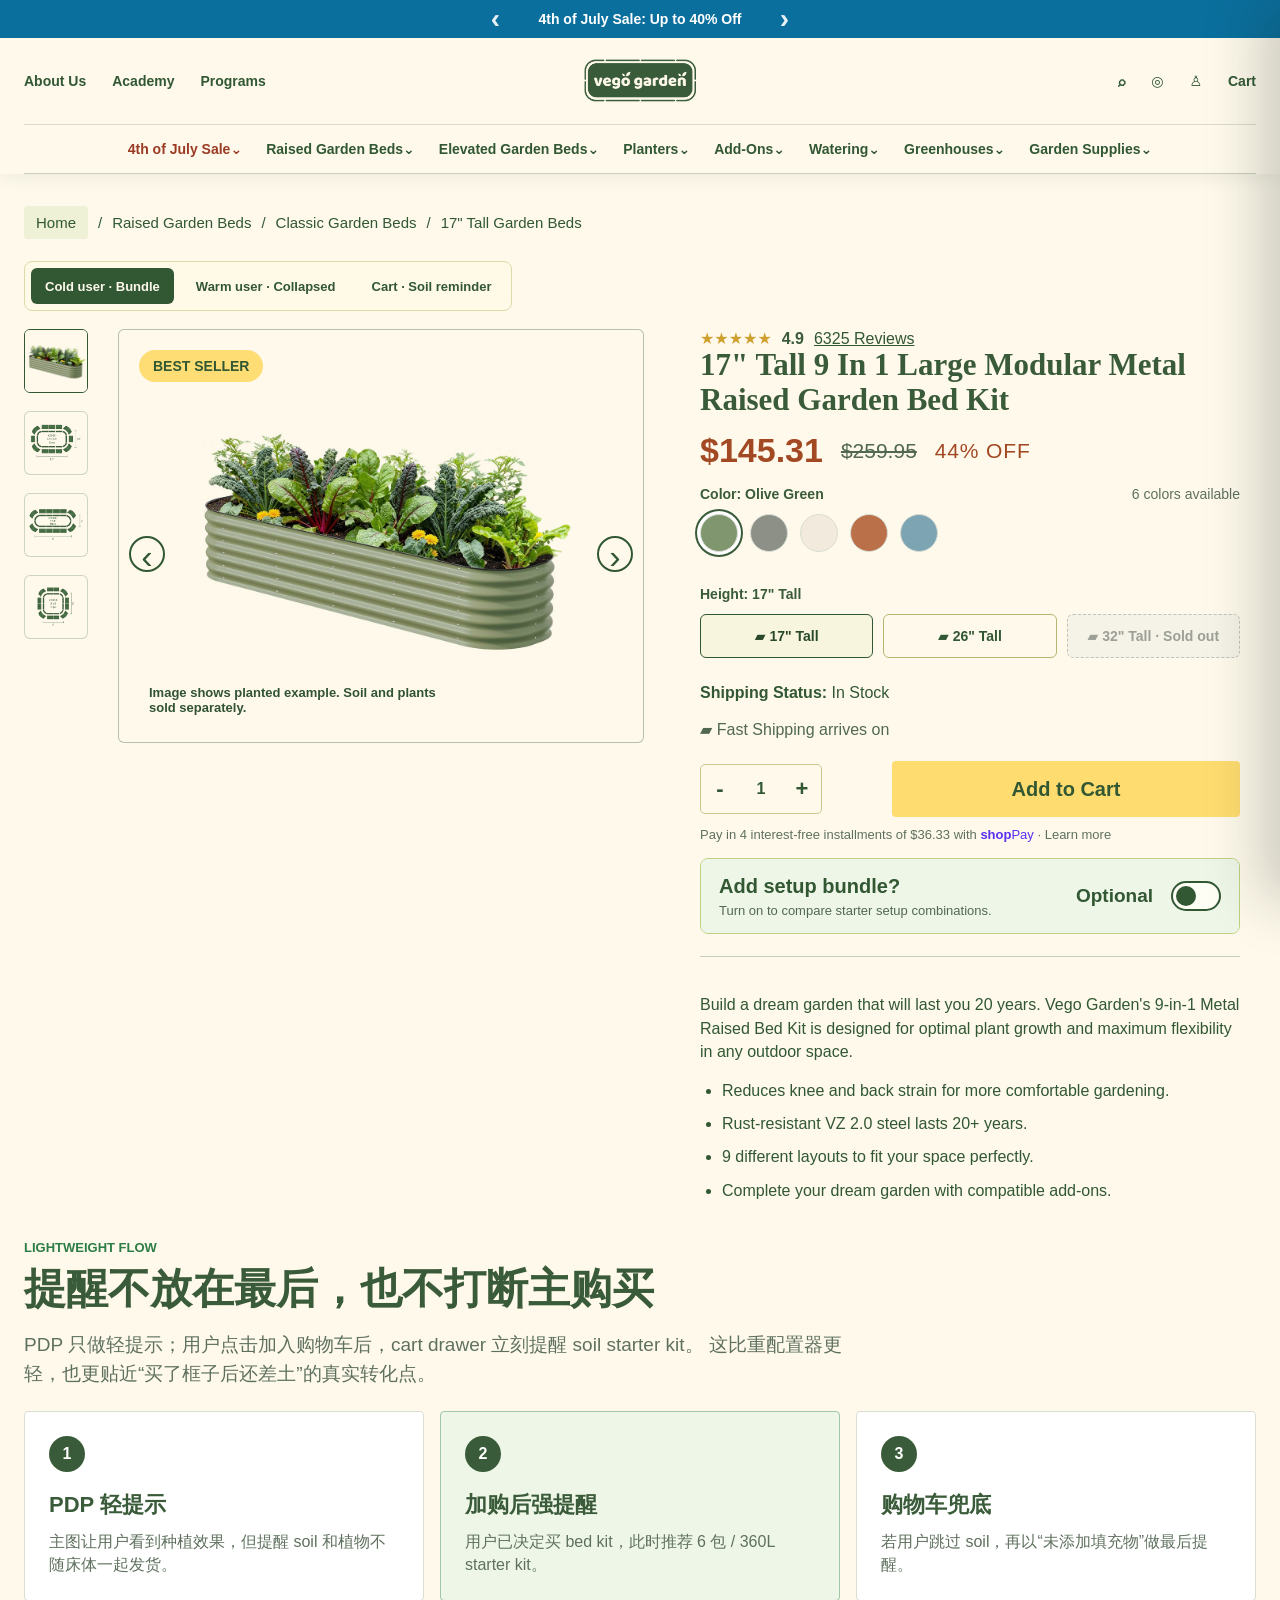
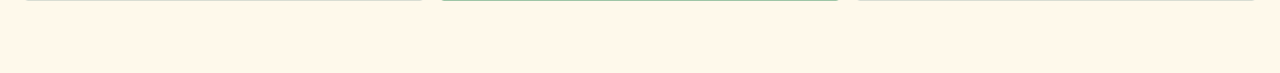
<file: index.html>
<!doctype html>
<html lang="en">
  <head>
    <meta charset="UTF-8" />
    <meta http-equiv="refresh" content="0; url=./demo/" />
    <meta name="viewport" content="width=device-width, initial-scale=1.0" />
    <title>Cart Soil Add-on Demo</title>
  </head>
  <body>
    <p><a href="./demo/">Open cart soil add-on demo</a></p>
  </body>
</html>
</file>
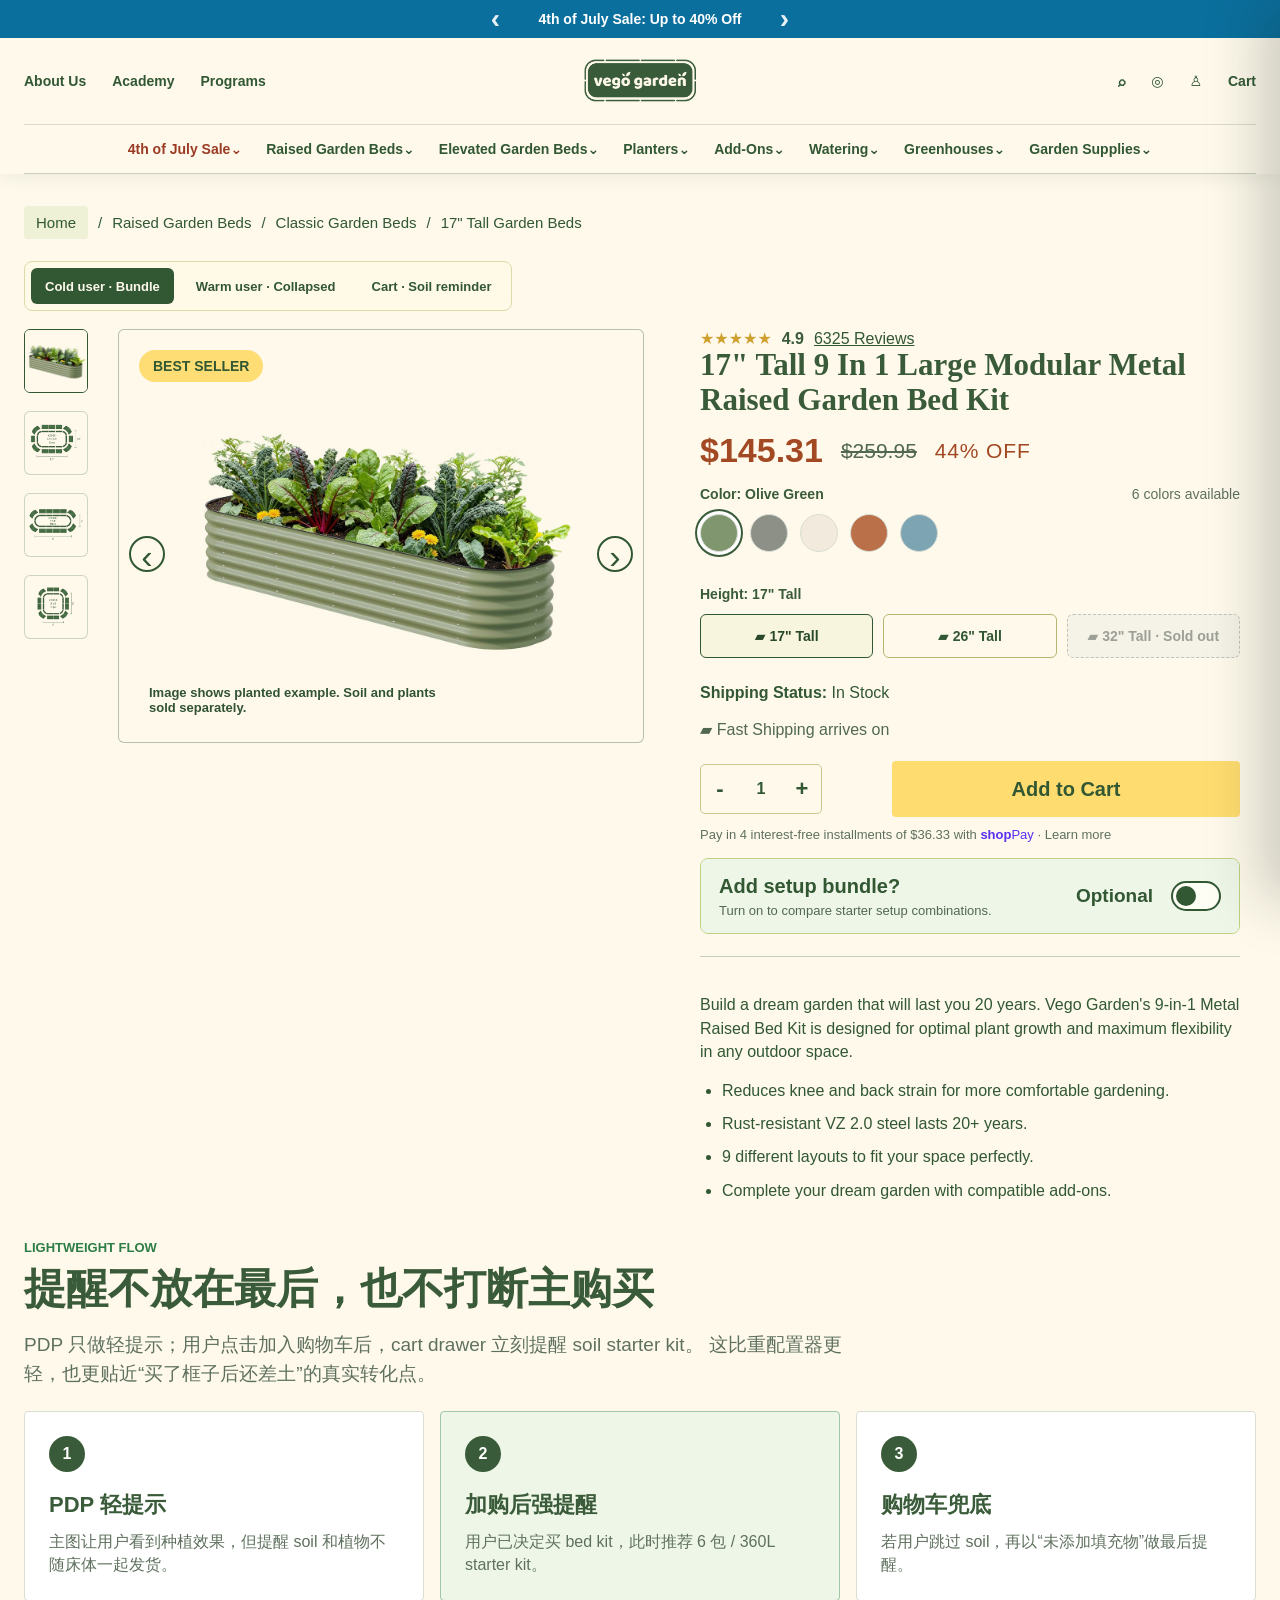
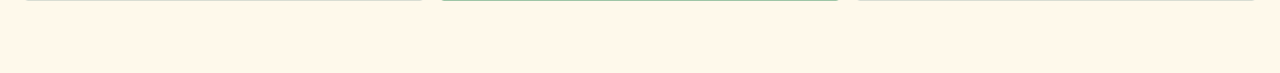
<file: demo/index.html>
<!doctype html>
<html lang="zh-CN">
  <head>
    <meta charset="UTF-8" />
    <meta name="viewport" content="width=device-width, initial-scale=1.0" />
    <title>Garden Bed Setup Builder Demo</title>
    <link rel="stylesheet" href="./styles.css" />
  </head>
  <body>
    <header class="site-header">
      <div class="promo-bar">
        <button aria-label="Previous announcement">‹</button>
        <span>4th of July Sale: Up to 40% Off</span>
        <button aria-label="Next announcement">›</button>
      </div>
      <nav class="utility-nav" aria-label="Utility navigation">
        <div class="utility-links">
          <span>About Us</span>
          <span>Academy</span>
          <span>Programs</span>
        </div>
        <img class="brand-logo" src="./assets/vego-logo.png" alt="Vego Garden" />
        <div class="nav-actions">
          <span>⌕</span>
          <span>◎</span>
          <span>♙</span>
          <span>Cart</span>
        </div>
      </nav>
      <nav class="vego-nav" aria-label="Main navigation">
        <span class="sale-link">4th of July Sale⌄</span>
        <span>Raised Garden Beds⌄</span>
        <span>Elevated Garden Beds⌄</span>
        <span>Planters⌄</span>
        <span>Add-Ons⌄</span>
        <span>Watering⌄</span>
        <span>Greenhouses⌄</span>
        <span>Garden Supplies⌄</span>
      </nav>
    </header>
    <main class="page-shell">
      <div class="breadcrumbs">
        <span>Home</span>
        <span>/</span>
        <span>Raised Garden Beds</span>
        <span>/</span>
        <span>Classic Garden Beds</span>
        <span>/</span>
        <span>17" Tall Garden Beds</span>
      </div>
      <div class="scenario-switcher" aria-label="Addon recommendation scenario">
        <button class="active" data-scenario="cold">Cold user · Bundle</button>
        <button data-scenario="warm">Warm user · Collapsed</button>
        <button data-scenario="cart">Cart · Soil reminder</button>
      </div>
      <section class="pdp">
        <div class="product-media" aria-label="Garden bed product preview">
          <div class="thumb-column" aria-hidden="true">
            <span class="side-thumb active"><img src="./assets/vego-pdp-main.jpg" alt="" /></span>
            <span class="side-thumb"><img src="./assets/vego-bed-main.png" alt="" /></span>
            <span class="side-thumb"><img src="./assets/vego-bed-thumb-1.png" alt="" /></span>
            <span class="side-thumb"><img src="./assets/vego-bed-thumb-2.png" alt="" /></span>
          </div>
          <div class="media-stage">
            <span class="best-seller">BEST SELLER</span>
            <button class="gallery-arrow left" aria-label="Previous image">‹</button>
            <img class="product-main-image" src="./assets/vego-pdp-main.jpg" alt="Vego Garden 17 inch tall 9 in 1 modular raised garden bed in olive green" />
            <button class="gallery-arrow right" aria-label="Next image">›</button>
            <span class="image-note">Image shows planted example. Soil and plants sold separately.</span>
          </div>
        </div>

        <section class="buy-box" aria-labelledby="product-title">
          <div class="rating-row product-rating">
            <span class="stars" aria-label="4.9 out of 5 stars">★★★★★</span>
            <b>4.9</b>
            <a>6325 Reviews</a>
          </div>
          <h1 id="product-title">17" Tall 9 In 1 Large Modular Metal Raised Garden Bed Kit</h1>
          <div class="price-row">
            <span class="price">$145.31</span>
            <span class="compare-price">$259.95</span>
            <span class="discount">44% OFF</span>
          </div>
          <div class="option-block">
            <div class="option-title">
              <strong id="selectedColorLabel">Color: Olive Green</strong>
              <span>6 colors available</span>
            </div>
          </div>
          <div class="variant-row" aria-label="Color options">
            <button class="swatch swatch-sage active" data-color="Olive Green" aria-label="Olive Green selected"></button>
            <button class="swatch swatch-gray" data-color="Modern Gray" aria-label="Modern Gray"></button>
            <button class="swatch swatch-white" data-color="Pearl White" aria-label="Pearl White"></button>
            <button class="swatch swatch-terracotta" data-color="Terra Cotta" aria-label="Terra Cotta"></button>
            <button class="swatch swatch-blue" data-color="Sky Blue" aria-label="Sky Blue"></button>
          </div>
          <div class="option-block">
            <div class="option-title">
              <strong id="selectedHeightLabel">Height: 17" Tall</strong>
            </div>
            <div class="config-strip">
              <button class="config-choice active" data-height="17">▰ 17" Tall</button>
              <button class="config-choice" data-height="26">▰ 26" Tall</button>
              <button class="config-choice" data-height="32">▰ 32" Tall</button>
            </div>
          </div>
          <div class="ship-status" id="shipStatus"><strong>Shipping Status:</strong> In Stock</div>
          <div class="ship-line">▰ Fast Shipping arrives on</div>
          <div class="cart-row">
            <div class="qty-stepper" aria-label="Quantity">
              <button>-</button><span>1</span><button>+</button>
            </div>
            <button class="primary-action" id="addGardenBed">Add to Cart</button>
          </div>
          <p class="pay-note">Pay in 4 interest-free installments of $36.33 with <strong>shop</strong><span>Pay</span> · Learn more</p>
          <section class="addon-recommendation is-cold" id="addonRecommendation">
            <div class="addon-summary" id="addonSummary">
              <span>
                <strong>Add setup bundle?</strong>
                <small id="addonSummaryText">Turn on to compare starter setup combinations.</small>
              </span>
              <b id="addonSummaryPrice">From $145.31</b>
              <label class="setup-switch" aria-label="Show setup bundle options">
                <input type="checkbox" id="setupToggle" />
                <span></span>
              </label>
            </div>
            <div class="bundle-panel" id="bundlePanel">
              <button class="bundle-option" data-bundle="bed" data-soil="false">
                <span>
                  <strong>Bed only</strong>
                  <small>Frame kit only. Soil and accessories can be added later.</small>
                  <em>Bed frame</em>
                </span>
                <b>$145.31</b>
              </button>
              <button class="bundle-option active" data-bundle="soil" data-soil="true">
                <span>
                  <strong>Bed + Soil Starter</strong>
                  <small>Matched 350L soil plan for this selected bed.</small>
                  <em>Bed frame · Compost 3 bags · Substrate 3 bags</em>
                </span>
                <b>$235.31</b>
              </button>
              <button class="bundle-option" data-bundle="complete" data-soil="true">
                <span>
                  <strong>Complete Starter Kit</strong>
                  <small>Bed, soil starter, and irrigation-ready setup.</small>
                  <em>Bed frame · Soil starter · Irrigation kit</em>
                </span>
                <b>$325.26</b>
              </button>
            </div>
          </section>
          <div class="product-copy">
            <p>Build a dream garden that will last you 20 years. Vego Garden's 9-in-1 Metal Raised Bed Kit is designed for optimal plant growth and maximum flexibility in any outdoor space.</p>
            <ul>
              <li>Reduces knee and back strain for more comfortable gardening.</li>
              <li>Rust-resistant VZ 2.0 steel lasts 20+ years.</li>
              <li>9 different layouts to fit your space perfectly.</li>
              <li>Complete your dream garden with compatible add-ons.</li>
            </ul>
          </div>
        </section>
      </section>

      <section class="builder compact-story" aria-labelledby="builder-title">
        <div class="builder-copy">
          <p class="eyebrow">Lightweight flow</p>
          <h2 id="builder-title">提醒不放在最后，也不打断主购买</h2>
          <p>
            PDP 只做轻提示；用户点击加入购物车后，cart drawer 立刻提醒 soil starter kit。
            这比重配置器更轻，也更贴近“买了框子后还差土”的真实转化点。
          </p>
        </div>

        <div class="journey-grid">
          <article class="journey-card">
            <span>1</span>
            <strong>PDP 轻提示</strong>
            <p>主图让用户看到种植效果，但提醒 soil 和植物不随床体一起发货。</p>
          </article>
          <article class="journey-card strong">
            <span>2</span>
            <strong>加购后强提醒</strong>
            <p>用户已决定买 bed kit，此时推荐 6 包 / 360L starter kit。</p>
          </article>
          <article class="journey-card">
            <span>3</span>
            <strong>购物车兜底</strong>
            <p>若用户跳过 soil，再以“未添加填充物”做最后提醒。</p>
          </article>
        </div>
      </section>
    </main>

    <div class="drawer-backdrop" id="drawerBackdrop" hidden></div>
    <aside class="cart-drawer" id="cartDrawer" aria-label="Cart drawer" aria-hidden="true">
      <div class="drawer-header">
        <h2 id="cartTitle">Your Cart (1)</h2>
        <button class="icon-button" id="closeDrawer" aria-label="Close cart drawer">×</button>
      </div>

      <div class="cart-offer">Limited-Time Offer: <u>Prime Day Prices, No Membership Required.</u></div>

      <div class="cart-layout">
        <div class="cart-main">
          <div class="drawer-item">
            <div class="mini-bed" aria-hidden="true">
              <img src="./assets/vego-pdp-main.jpg" alt="" />
            </div>
            <div class="drawer-item-copy">
              <strong>17" Tall 9 In 1 Large Modular Metal Raised Garden Bed Kit</strong>
              <small><b>Color:</b> Olive Green</small>
              <div class="mini-qty" aria-label="Quantity">
                <button>-</button><span>1</span><button>+</button>
              </div>
              <p>In Stock</p>
              <p>4th of July Sale Saving: $114.64</p>
            </div>
            <div class="cart-price">
              <del>$259.95</del>
              <b>$145.31</b>
            </div>
          </div>

          <section class="soil-reco" id="soilReco">
            <div class="soil-card-head">
              <div>
                <p class="reco-kicker">Recommended add-on</p>
                <h3>Add matched soil?</h3>
                <small id="soilSubtitle">Calculated for this bed size</small>
              </div>
              <strong class="soil-head-price">$90</strong>
              <label class="switch" aria-label="Include soil starter kit">
                <input type="checkbox" id="soilToggle" checked />
                <span></span>
              </label>
            </div>

            <div class="soil-card-body">
              <div class="calc-line">
                <span>Calculated for this bed</span>
                <strong>350L</strong>
              </div>
              <div class="mix-label">
                <span>50/50 mix</span>
                <span>compost + substrate</span>
              </div>
              <div class="mix-bar" aria-label="50 percent compost and 50 percent substrate">
                <span>Compost 175L</span>
                <span>Substrate 175L</span>
              </div>

              <div class="package-grid">
                <div class="package-row">
                  <span class="bag-icon compost"></span>
                  <div>
                    <strong>3 × compost 60L</strong>
                    <small>180L packed volume</small>
                  </div>
                </div>
                <div class="package-row">
                  <span class="bag-icon substrate"></span>
                  <div>
                    <strong>3 × substrate 60L</strong>
                    <small>180L packed volume</small>
                  </div>
                </div>
              </div>

              <div class="buffer-note">
                <span>+10L buffer</span>
                <small>Minimum package size gives a little extra fill</small>
              </div>

              <div class="soil-kit">
                <div>
                  <strong>Soil Starter Kit</strong>
                  <small>6 bags / 360L total</small>
                </div>
                <span>$90</span>
              </div>
            </div>
          </section>

          <section class="soil-added" id="soilAdded" hidden>
            <div>
              <strong>Soil Starter Kit added</strong>
              <p>6 matched fill bags added to cart.</p>
            </div>
            <button class="remove-button" id="removeSoilKit">Remove</button>
          </section>

          <section class="soil-skipped" id="soilSkipped" hidden>
            <div>
              <strong>Soil recommendation hidden</strong>
              <p>You can continue with the bed kit only.</p>
            </div>
            <button class="remove-button" id="showSoilReco">Show again</button>
          </section>

          <div class="cart-summary-lines">
            <div class="cart-line">
              <span>Subtotal:</span>
              <strong id="drawerSubtotal">$235.31</strong>
            </div>
            <div class="cart-line">
              <span>Shipping:</span>
              <strong>Free</strong>
            </div>
            <div class="discount-row">
              <span>Discount Code</span>
              <button>Apply</button>
            </div>
            <button class="notes-button">Add Order Notes +</button>
          </div>

          <div class="drawer-spacer"></div>

          <div class="drawer-bottom">
            <div>
              <strong>EST. TOTAL</strong>
              <span id="drawerTotal">$235.31</span>
            </div>
            <p id="savingText">Saving $114.64</p>
            <button class="checkout-button" id="checkoutButton">Check Out</button>
          </div>
        </div>

        <aside class="cart-recs" aria-label="Recommended products">
          <div class="cart-recs-header">
            <h3>You May Also Like</h3>
            <button>Change ↻</button>
          </div>
          <article class="rec-card">
            <img src="./assets/vego-pdp-main.jpg" alt="" />
            <div>
              <strong>Vego Irrigation Kit</strong>
              <p><b>Size</b> <span>Small⌄</span></p>
              <p>In Stock</p>
              <button><span>$89.95</span><b>Add</b></button>
            </div>
          </article>
          <article class="rec-card">
            <img src="./assets/vego-bed-thumb-1.png" alt="" />
            <div>
              <strong>Clamp Set for Irrigation Kit</strong>
              <p>In Stock (Ships in 2 weeks)</p>
              <button><span>$19.95</span><b>Add</b></button>
            </div>
          </article>
          <article class="rec-card">
            <img src="./assets/vego-bed-thumb-2.png" alt="" />
            <div>
              <strong>Mesh Cover System</strong>
              <p><b>Bed Configuration</b> <span>3.5'W x 3.5'L⌄</span></p>
              <p>In Stock</p>
              <button><span>$84.95</span><b>Add</b></button>
            </div>
          </article>
          <div class="cart-trust-row">
            <span>Free Shipping<br />Over $99</span>
            <span>Carbon<br />Neutral</span>
            <span>Loyalty<br />Program</span>
            <span>100-Day<br />Return Policy</span>
          </div>
        </aside>
      </div>
    </aside>

    <script src="./script.js"></script>
  </body>
</html>
</file>
<file: demo/styles.css>
@font-face {
  font-family: "moret";
  src: url("https://www.vegogarden.com/cdn/shop/files/Moret-Regular_7c007790-fe21-4a30-92bb-b449724295a3.otf?v=1747879312") format("opentype");
  font-display: swap;
  font-style: normal;
  font-weight: 400;
}

@font-face {
  font-family: "Manrope";
  src: url("https://cdn.shopifycdn.net/s/files/1/0286/2271/6963/files/manrope-regular-6.otf?v=1675323598") format("opentype");
  font-display: swap;
  font-style: normal;
  font-weight: 400;
}

@font-face {
  font-family: "Manrope";
  src: url("https://cdn.shopifycdn.net/s/files/1/0286/2271/6963/files/manrope-semibold-7.otf?v=1675323598") format("opentype");
  font-display: swap;
  font-style: normal;
  font-weight: 600;
}

@font-face {
  font-family: "Manrope";
  src: url("https://cdn.shopifycdn.net/s/files/1/0286/2271/6963/files/manrope-bold-2.otf?v=1675323598") format("opentype");
  font-display: swap;
  font-style: normal;
  font-weight: 700;
}

@font-face {
  font-family: "Manrope";
  src: url("https://cdn.shopifycdn.net/s/files/1/0286/2271/6963/files/manrope-extrabold-3.otf?v=1675323598") format("opentype");
  font-display: swap;
  font-style: normal;
  font-weight: 800;
}

:root {
  --bg: #fef9eb;
  --ink: #3a5b39;
  --muted: #5f715e;
  --line: #d9ddd3;
  --green: #3a5b39;
  --green-dark: #29492b;
  --mint: #eef6e8;
  --soil: #8a684c;
  --soil-light: #c49a52;
  --clay: #ba7049;
  --blue: #3f8fc8;
  --gold: #d0a02e;
  --white: #fff;
  --shadow: 0 18px 50px rgba(31, 45, 35, 0.1);
  --vego-serif: "moret", Georgia, "Times New Roman", Times, serif;
  --vego-sans: "Manrope", "Helvetica Neue", Arial, ui-sans-serif, system-ui, -apple-system, BlinkMacSystemFont, "Segoe UI", sans-serif;
  font-family: var(--vego-sans);
}

* {
  box-sizing: border-box;
}

body {
  margin: 0;
  color: var(--ink);
  background: var(--bg);
}

button,
input {
  font: inherit;
}

button {
  cursor: pointer;
}

.site-header {
  position: sticky;
  top: 0;
  z-index: 10;
  background: #fef9eb;
  box-shadow: 0 2px 18px rgba(31, 45, 35, 0.08);
}

.promo-bar {
  display: flex;
  place-items: center;
  justify-content: center;
  gap: 28px;
  min-height: 38px;
  color: var(--white);
  background: #315733;
  font-size: 14px;
  font-weight: 800;
}

.promo-bar button {
  display: grid;
  place-items: center;
  width: 30px;
  height: 30px;
  border: 0;
  color: rgba(255, 255, 255, 0.9);
  background: transparent;
  font-size: 28px;
  line-height: 1;
}

.vego-nav {
  display: grid;
  grid-template-columns: 140px 1fr auto;
  gap: 28px;
  align-items: center;
  width: min(1280px, calc(100vw - 48px));
  min-height: 72px;
  margin: 0 auto;
}

.brand-logo {
  width: 108px;
  height: auto;
  display: block;
}

.nav-links,
.nav-actions {
  display: flex;
  align-items: center;
  gap: 24px;
  color: #32453a;
  font-size: 14px;
  font-weight: 800;
}

.sale-link {
  color: #9b3b24;
}

.nav-actions {
  justify-content: flex-end;
  color: var(--muted);
}

.page-shell {
  width: min(1200px, calc(100vw - 40px));
  margin: 0 auto;
  padding: 32px 0 56px;
}

.pdp {
  display: grid;
  grid-template-columns: minmax(420px, 1.05fr) minmax(360px, 0.95fr);
  gap: 34px;
  align-items: stretch;
  min-height: 600px;
}

.product-media,
.buy-box,
.scene-panel,
.config-panel {
  background: var(--white);
  border: 1px solid var(--line);
  border-radius: 8px;
  box-shadow: none;
}

.product-media {
  padding: 22px;
}

.media-stage {
  position: relative;
  display: grid;
  place-items: center;
  min-height: 500px;
  border-radius: 6px;
  background: #f8f2e4;
  overflow: hidden;
}

.product-main-image {
  width: 100%;
  height: 100%;
  max-height: 500px;
  object-fit: contain;
}

.image-note {
  position: absolute;
  left: 18px;
  bottom: 18px;
  max-width: 340px;
  padding: 9px 12px;
  border-radius: 999px;
  color: #315334;
  background: rgba(255, 250, 237, 0.88);
  font-size: 13px;
  font-weight: 800;
}

.thumb-row {
  display: grid;
  grid-template-columns: repeat(4, 1fr);
  gap: 10px;
  margin-top: 16px;
}

.thumb {
  display: grid;
  place-items: center;
  height: 64px;
  border-radius: 6px;
  border: 1px solid var(--line);
  background: #f7f2e7;
  overflow: hidden;
}

.thumb img {
  width: 100%;
  height: 100%;
  object-fit: contain;
}

.thumb.active {
  border-color: var(--green);
  box-shadow: inset 0 0 0 2px var(--green);
}

.buy-box {
  padding: 34px;
}

.eyebrow {
  margin: 0 0 12px;
  color: #2d7d46;
  font-size: 13px;
  font-weight: 800;
  letter-spacing: 0;
  text-transform: uppercase;
}

h1,
h2 {
  margin: 0;
  letter-spacing: 0;
  line-height: 1.05;
}

h1 {
  font-size: 38px;
}

h2 {
  font-size: 42px;
}

.subtitle {
  margin: 18px 0 20px;
  color: #526851;
  font-size: 19px;
  line-height: 1.45;
}

.rating-row,
.price-row {
  display: flex;
  align-items: center;
  justify-content: space-between;
  gap: 18px;
  padding: 16px 0;
  border-top: 1px solid var(--line);
}

.stars {
  color: var(--gold);
  letter-spacing: 0;
}

.price {
  font-size: 34px;
  font-weight: 800;
  color: #203821;
}

.delivery {
  color: var(--muted);
}

.scenario-switcher {
  display: inline-flex;
  gap: 8px;
  margin: 0 0 18px;
  padding: 6px;
  border: 1px solid #d8dca8;
  border-radius: 8px;
  background: #fff9e8;
}

.scenario-switcher button {
  min-height: 36px;
  padding: 0 14px;
  border: 0;
  border-radius: 6px;
  color: #315733;
  background: transparent;
  font-size: 13px;
  font-weight: 800;
}

.scenario-switcher button.active {
  color: #fef9eb;
  background: #315733;
}

.variant-row {
  display: flex;
  gap: 12px;
  padding: 12px 0 18px;
}

.option-block {
  padding: 16px 0 0;
  border-top: 1px solid var(--line);
}

.option-title {
  display: flex;
  justify-content: space-between;
  gap: 14px;
  color: var(--muted);
  font-size: 14px;
}

.option-title strong {
  color: var(--ink);
}

.config-strip {
  display: grid;
  grid-template-columns: repeat(3, 1fr);
  gap: 10px;
  padding: 12px 0 18px;
}

.config-choice {
  min-height: 44px;
  border: 1px solid var(--line);
  border-radius: 6px;
  color: var(--muted);
  background: var(--white);
  font-size: 14px;
  font-weight: 800;
}

.config-choice.active {
  border-color: var(--green);
  color: var(--green-dark);
  background: var(--mint);
}

.config-choice.disabled,
.config-choice:disabled {
  border-style: dashed;
  border-color: #c9c9bd;
  color: #a4a69a;
  background: #f3f1e8;
  cursor: not-allowed;
}

.config-choice.disabled.active,
.config-choice:disabled.active {
  border-color: #c9c9bd;
  color: #a4a69a;
  background: #f3f1e8;
}

.swatch {
  width: 38px;
  height: 38px;
  border: 1px solid var(--line);
  border-radius: 50%;
  background: var(--clay);
}

.swatch.active {
  box-shadow: 0 0 0 3px var(--white), 0 0 0 5px var(--green);
}

.swatch-sage {
  background: #80966f;
}

.swatch-gray {
  background: #8d9086;
}

.swatch-white {
  background: #f2eadc;
}

.swatch-blue {
  background: #7da4b3;
}

.swatch-charcoal {
  background: #313d39;
}

.pdp-actions {
  display: block;
  margin-top: 10px;
}

.primary-action,
.cart-button {
  min-height: 56px;
  border: 0;
  border-radius: 4px;
  color: var(--white);
  background: var(--green);
  font-weight: 800;
}

.primary-action {
  width: 100%;
  text-transform: uppercase;
  letter-spacing: 0.02em;
}

.primary-action:hover,
.cart-button:hover {
  background: var(--green-dark);
}

.shop-pay-button {
  width: 100%;
  min-height: 56px;
  margin-top: 12px;
  border: 0;
  border-radius: 4px;
  color: #ffffff;
  background: #5a31f4;
  font-size: 18px;
  font-weight: 700;
}

.shop-pay-button strong {
  margin-left: 5px;
  font-size: 21px;
  letter-spacing: -0.02em;
}

.shop-pay-button span {
  margin-left: 2px;
}

.pay-note {
  margin: 10px 0 0;
  color: var(--muted);
  font-size: 13px;
  text-align: center;
}

.addon-recommendation {
  margin-top: 16px;
  border: 1px solid #bdd280;
  border-radius: 8px;
  overflow: hidden;
  background: #fef9eb;
}

.addon-summary {
  display: grid;
  grid-template-columns: 1fr auto auto;
  gap: 18px;
  align-items: center;
  width: 100%;
  min-height: 74px;
  padding: 14px 18px;
  border: 0;
  color: #315733;
  background: #eef6e8;
  text-align: left;
  cursor: pointer;
}

.addon-recommendation.is-warm .addon-summary {
  background: #fff6d7;
}

.addon-recommendation.is-cart .addon-summary {
  background: #fef9eb;
}

.addon-summary strong,
.addon-summary small {
  display: block;
}

.addon-summary strong {
  font-size: 20px;
}

.addon-summary small {
  margin-top: 5px;
  color: #526851;
  font-size: 13px;
}

.addon-summary b {
  font-size: 19px;
}

.setup-switch {
  position: relative;
  display: inline-flex;
  width: 50px;
  height: 30px;
}

.setup-switch input {
  position: absolute;
  opacity: 0;
}

.setup-switch span {
  position: absolute;
  inset: 0;
  border: 2px solid #315733;
  border-radius: 999px;
  background: #fffef4;
  pointer-events: none;
  transition: background 180ms ease;
}

.setup-switch span::before {
  content: "";
  position: absolute;
  left: 3px;
  top: 3px;
  width: 20px;
  height: 20px;
  border-radius: 50%;
  background: #315733;
  transition: transform 180ms ease;
}

.setup-switch input:checked + span {
  border-color: #315733;
  background: #cbe6bc;
}

.setup-switch input:checked + span::before {
  transform: translateX(20px);
}

.bundle-panel {
  display: grid;
  gap: 10px;
  padding: 12px;
}

.bundle-option {
  display: grid;
  grid-template-columns: 1fr auto;
  gap: 16px;
  align-items: center;
  width: 100%;
  min-height: 78px;
  padding: 14px;
  border: 1px solid #d8dca8;
  border-radius: 8px;
  color: #315733;
  background: #fffdf4;
  text-align: left;
}

.bundle-option.active {
  border-color: #315733;
  box-shadow: inset 0 0 0 1px #315733;
  background: #f8f5df;
}

.bundle-option strong,
.bundle-option small {
  display: block;
}

.bundle-option strong {
  font-size: 16px;
}

.bundle-option small {
  margin-top: 5px;
  color: #526851;
  font-size: 13px;
  line-height: 1.35;
}

.bundle-option em {
  display: inline-flex;
  width: fit-content;
  max-width: 100%;
  margin-top: 9px;
  padding: 5px 8px;
  border-radius: 999px;
  color: #315733;
  background: #eef1d5;
  font-size: 12px;
  font-style: normal;
  line-height: 1.25;
}

.bundle-option b {
  color: #315733;
  font-size: 18px;
}

.setup-teaser {
  display: flex;
  align-items: center;
  justify-content: space-between;
  width: 100%;
  min-height: 82px;
  margin-top: 18px;
  padding: 16px 18px;
  border: 1px solid #c8d7c3;
  border-radius: 4px;
  text-align: left;
  background: var(--mint);
}

.setup-teaser strong,
.setup-teaser small {
  display: block;
}

.setup-teaser small {
  margin-top: 5px;
  color: var(--muted);
}

.teaser-price {
  color: var(--green-dark);
  font-weight: 800;
}

.builder {
  margin-top: 38px;
}

.compact-story {
  padding-bottom: 16px;
}

.builder-copy {
  width: min(820px, 100%);
  margin-bottom: 22px;
}

.builder-copy p:not(.eyebrow) {
  color: var(--muted);
  font-size: 19px;
  line-height: 1.55;
}

.builder-grid {
  display: grid;
  grid-template-columns: minmax(500px, 1.2fr) minmax(360px, 0.8fr);
  gap: 22px;
}

.journey-grid {
  display: grid;
  grid-template-columns: repeat(3, 1fr);
  gap: 16px;
}

.journey-card {
  min-height: 178px;
  padding: 24px;
  border: 1px solid var(--line);
  border-radius: 4px;
  background: var(--white);
  box-shadow: none;
}

.journey-card.strong {
  border-color: #9fc6a7;
  background: var(--mint);
}

.journey-card span {
  display: inline-grid;
  place-items: center;
  width: 36px;
  height: 36px;
  margin-bottom: 18px;
  border-radius: 50%;
  color: var(--white);
  background: var(--green);
  font-weight: 900;
}

.journey-card strong {
  display: block;
  font-size: 22px;
}

.journey-card p {
  margin: 10px 0 0;
  color: var(--muted);
  font-size: 16px;
  line-height: 1.45;
}

.scene-panel {
  padding: 20px;
}

.scene-toolbar,
.scene-status {
  display: flex;
  align-items: center;
  justify-content: space-between;
  gap: 16px;
}

.scene-label {
  margin: 0 0 4px;
  color: var(--muted);
  font-size: 13px;
  font-weight: 800;
  text-transform: uppercase;
}

.scene-toolbar strong {
  font-size: 24px;
}

.capacity-pill {
  display: inline-flex;
  align-items: center;
  min-height: 34px;
  padding: 0 14px;
  border-radius: 999px;
  color: var(--green-dark);
  background: var(--mint);
  font-weight: 800;
}

.scene {
  position: relative;
  height: 420px;
  margin-top: 18px;
  overflow: hidden;
  border: 1px solid var(--line);
  border-radius: 8px;
  background:
    linear-gradient(180deg, #dcefe5 0%, #eef5e9 45%, #e4decf 45%, #cbbf9e 100%);
}

.sky-band {
  position: absolute;
  inset: 0;
  background:
    radial-gradient(circle at 74% 24%, rgba(255, 255, 255, 0.9) 0 58px, transparent 60px),
    linear-gradient(180deg, rgba(255, 255, 255, 0.2), transparent);
}

.bed {
  position: absolute;
  left: 15%;
  right: 15%;
  bottom: 74px;
  height: 168px;
  transform: perspective(900px) rotateX(54deg);
  transform-origin: 50% 100%;
}

.bed-back,
.bed-front,
.bed-side,
.bed-lip,
.soil-fill {
  position: absolute;
}

.bed-back {
  left: 8%;
  right: 8%;
  top: 0;
  height: 42px;
  background: #9d5d35;
  border-radius: 6px 6px 2px 2px;
}

.bed-front {
  left: 0;
  right: 0;
  bottom: 0;
  height: 76px;
  background: linear-gradient(180deg, #c47443, #904f2d);
  border-radius: 3px 3px 8px 8px;
  box-shadow: inset 0 12px 0 rgba(255, 255, 255, 0.13);
}

.bed-side {
  top: 36px;
  bottom: 28px;
  width: 74px;
  background: linear-gradient(180deg, #ae673c, #7b4329);
}

.bed-side.left {
  left: 0;
  transform: skewY(-16deg);
  transform-origin: left bottom;
}

.bed-side.right {
  right: 0;
  transform: skewY(16deg);
  transform-origin: right bottom;
}

.bed-lip {
  left: 8%;
  right: 8%;
  top: 32px;
  height: 18px;
  background: #d29255;
  border-radius: 999px;
}

.soil-fill {
  left: 10%;
  right: 10%;
  top: 46px;
  height: 64px;
  opacity: 0;
  transform: scaleY(0.3);
  transform-origin: bottom;
  border-radius: 50%;
  background:
    radial-gradient(circle at 22% 38%, rgba(255, 255, 255, 0.16) 0 6px, transparent 7px),
    radial-gradient(circle at 66% 56%, rgba(255, 255, 255, 0.14) 0 5px, transparent 6px),
    repeating-linear-gradient(135deg, #76543b 0 16px, #8f6b47 16px 30px);
  transition: opacity 240ms ease, transform 420ms ease;
}

.scene.has-soil .soil-fill {
  opacity: 1;
  transform: scaleY(1);
}

.irrigation {
  position: absolute;
  left: 20%;
  right: 20%;
  bottom: 205px;
  height: 72px;
  opacity: 0;
  transform: translateY(12px);
  transition: opacity 220ms ease, transform 320ms ease;
}

.scene.has-irrigation .irrigation {
  opacity: 1;
  transform: translateY(0);
}

.main-pipe,
.pipe {
  position: absolute;
  height: 7px;
  border-radius: 999px;
  background: #2d6f93;
  box-shadow: inset 0 -2px 0 rgba(0, 0, 0, 0.16);
}

.main-pipe {
  left: 2%;
  right: 2%;
  top: 28px;
}

.pipe {
  width: 7px;
  height: 54px;
  top: 7px;
}

.pipe-a { left: 22%; }
.pipe-b { left: 49%; }
.pipe-c { left: 76%; }

.water-drop {
  position: absolute;
  width: 9px;
  height: 9px;
  border-radius: 999px;
  background: #58b7e6;
  box-shadow: 0 0 12px rgba(88, 183, 230, 0.8);
  animation: drip 1.7s linear infinite;
}

.drop-1 { left: 17%; top: 28px; animation-delay: 0s; }
.drop-2 { left: 39%; top: 28px; animation-delay: 0.3s; }
.drop-3 { left: 63%; top: 28px; animation-delay: 0.6s; }
.drop-4 { left: 83%; top: 28px; animation-delay: 0.9s; }

@keyframes drip {
  0% { transform: translateY(0) scale(0.6); opacity: 0; }
  20% { opacity: 1; }
  100% { transform: translateY(42px) scale(1); opacity: 0; }
}

.coverage-ring {
  position: absolute;
  left: 20%;
  right: 20%;
  bottom: 132px;
  height: 102px;
  opacity: 0;
  border: 2px dashed rgba(63, 143, 200, 0.7);
  border-radius: 50%;
  animation: pulse 2.4s ease-in-out infinite;
}

.scene.has-irrigation .coverage-ring {
  opacity: 1;
}

@keyframes pulse {
  0%, 100% { transform: scale(0.96); opacity: 0.35; }
  50% { transform: scale(1.03); opacity: 0.75; }
}

.cover {
  position: absolute;
  left: 22%;
  right: 22%;
  bottom: 182px;
  height: 190px;
  opacity: 0;
  transform: translateY(18px);
  transition: opacity 220ms ease, transform 320ms ease;
  border: 4px solid rgba(80, 112, 91, 0.52);
  border-bottom: 0;
  border-radius: 48% 48% 0 0;
  background: linear-gradient(180deg, rgba(232, 246, 236, 0.55), rgba(232, 246, 236, 0.18));
  backdrop-filter: blur(1px);
}

.cover span {
  position: absolute;
  left: 50%;
  top: 0;
  bottom: 0;
  width: 4px;
  background: rgba(80, 112, 91, 0.45);
}

.scene.has-cover .cover {
  opacity: 1;
  transform: translateY(0);
}

.trellis {
  position: absolute;
  left: 24%;
  right: 24%;
  bottom: 246px;
  height: 142px;
  opacity: 0;
  transform: translateY(20px);
  transition: opacity 220ms ease, transform 320ms ease;
}

.trellis::before,
.trellis::after {
  content: "";
  position: absolute;
  inset: auto 0 0;
  height: 6px;
  background: #6b4f35;
  border-radius: 999px;
}

.trellis::before {
  bottom: 52px;
}

.trellis i {
  position: absolute;
  bottom: 0;
  width: 7px;
  height: 140px;
  border-radius: 999px;
  background: #78583a;
}

.trellis i:nth-child(1) { left: 6%; }
.trellis i:nth-child(2) { left: 36%; }
.trellis i:nth-child(3) { right: 36%; }
.trellis i:nth-child(4) { right: 6%; }

.scene.has-trellis .trellis {
  opacity: 1;
  transform: translateY(0);
}

.plant-row {
  position: absolute;
  display: flex;
  gap: 38px;
  opacity: 0;
  transform: translateY(12px);
  transition: opacity 220ms ease, transform 320ms ease;
}

.scene.has-soil .plant-row {
  opacity: 1;
  transform: translateY(0);
}

.plant-row-back {
  left: 28%;
  bottom: 222px;
}

.plant-row-front {
  left: 33%;
  bottom: 172px;
}

.plant-row span {
  position: relative;
  width: 11px;
  height: 44px;
  border-radius: 999px;
  background: #387a3b;
}

.plant-row span::before,
.plant-row span::after {
  content: "";
  position: absolute;
  top: 8px;
  width: 24px;
  height: 14px;
  border-radius: 100% 0 100% 0;
  background: #4f9a50;
}

.plant-row span::before {
  right: 5px;
  transform: rotate(-24deg);
}

.plant-row span::after {
  left: 5px;
  transform: rotate(24deg) scaleX(-1);
}

.scene-status {
  min-height: 56px;
  padding-top: 14px;
  color: var(--muted);
  font-size: 15px;
}

.scene-status > div {
  display: flex;
  align-items: center;
  gap: 8px;
}

.status-dot {
  width: 9px;
  height: 9px;
  border-radius: 50%;
  background: var(--green);
}

.config-panel {
  padding: 18px;
}

.preset-tabs {
  display: grid;
  grid-template-columns: repeat(3, 1fr);
  gap: 8px;
  margin-bottom: 14px;
}

.preset {
  min-height: 44px;
  border: 1px solid var(--line);
  border-radius: 6px;
  color: var(--muted);
  background: var(--white);
  font-size: 14px;
  font-weight: 800;
}

.preset.active {
  border-color: var(--green);
  color: var(--green-dark);
  background: var(--mint);
}

.addon-list {
  display: grid;
  gap: 10px;
}

.addon-item {
  display: grid;
  grid-template-columns: 22px 1fr auto;
  gap: 12px;
  align-items: center;
  min-height: 86px;
  padding: 14px;
  border: 1px solid var(--line);
  border-radius: 8px;
  background: var(--white);
}

.addon-item:has(input:checked) {
  border-color: #a8caae;
  background: #f4faf3;
}

.addon-item input {
  width: 18px;
  height: 18px;
  accent-color: var(--green);
}

.addon-main strong,
.addon-main small {
  display: block;
}

.addon-main strong {
  font-size: 17px;
}

.addon-main small {
  margin-top: 5px;
  color: var(--muted);
  font-size: 13px;
  line-height: 1.35;
}

.addon-price {
  font-weight: 800;
}

.summary {
  display: grid;
  gap: 10px;
  margin: 16px 0;
  padding: 14px;
  border: 1px solid var(--line);
  border-radius: 8px;
  background: #fbfaf6;
}

.summary > div {
  display: flex;
  justify-content: space-between;
  gap: 16px;
}

.summary span {
  color: var(--muted);
}

.summary-total {
  padding-top: 10px;
  border-top: 1px solid var(--line);
}

.cart-button {
  width: 100%;
}

.link-button {
  width: 100%;
  min-height: 44px;
  margin-top: 8px;
  border: 0;
  color: var(--muted);
  background: transparent;
  font-weight: 700;
}

.drawer-backdrop {
  position: fixed;
  inset: 0;
  z-index: 20;
  background: rgba(18, 28, 22, 0.38);
}

.cart-drawer {
  position: fixed;
  top: 0;
  right: 0;
  z-index: 21;
  width: max-content;
  max-width: calc(100vw - 56px);
  height: 100vh;
  padding: 0;
  overflow: hidden;
  color: #315733;
  background: #fff9e8;
  box-shadow: -18px 0 54px rgba(24, 35, 28, 0.22);
  font-family: var(--vego-sans);
  transform: translateX(100%);
  transition: transform 220ms ease;
}

.cart-drawer.open {
  transform: translateX(0);
}

.drawer-header {
  display: flex;
  align-items: center;
  justify-content: space-between;
  gap: 24px;
  min-height: 64px;
  padding: 0 22px;
  border-bottom: 1px solid #315733;
  background: #fff9e8;
}

.drawer-header h2 {
  margin: 0;
  color: #315733;
  font-family: var(--vego-serif);
  font-size: 30px;
  font-weight: 700;
  line-height: 1;
}

.icon-button {
  display: grid;
  place-items: center;
  width: 38px;
  height: 38px;
  border: 0;
  border-radius: 0;
  color: #315733;
  background: transparent;
  font-size: 40px;
  line-height: 1;
}

.cart-offer {
  min-height: auto;
  padding: 14px 22px;
  border-right: 0;
  background: #fff1c9;
  color: #456b42;
  font-size: 15px;
  line-height: 1.35;
}

.cart-layout {
  display: grid;
  grid-template-columns: 380px 320px;
  height: calc(100vh - 112px);
}

.cart-main,
.cart-recs {
  overflow-y: auto;
}

.cart-main {
  position: relative;
  padding: 16px 20px 0;
  border-right: 1px solid #315733;
}

.cart-recs {
  padding: 18px 20px;
}

.drawer-item {
  display: grid;
  grid-template-columns: 84px 1fr auto;
  gap: 14px;
  align-items: start;
  padding: 12px 0 22px;
  border-bottom: 1px solid rgba(49, 87, 51, 0.16);
}

.drawer-item-copy strong {
  display: block;
  max-width: 220px;
  color: #315733;
  font-family: var(--vego-serif);
  font-size: 16px;
  font-weight: 700;
  line-height: 1.35;
}

.drawer-item small,
.drawer-item p,
.soil-kit small {
  display: block;
  margin: 8px 0 0;
  color: #456b42;
  font-size: 14px;
}

.mini-bed {
  width: 84px;
  height: 64px;
  border-radius: 0;
  overflow: hidden;
  background: transparent;
}

.mini-bed img {
  width: 100%;
  height: 100%;
  object-fit: cover;
}

.mini-qty {
  display: inline-grid;
  grid-template-columns: 32px 42px 32px;
  align-items: center;
  height: 34px;
  margin-top: 16px;
  border: 2px solid #bdd280;
  border-radius: 9px;
  overflow: hidden;
  color: #315733;
  font-size: 18px;
}

.mini-qty button {
  height: 100%;
  border: 0;
  color: #315733;
  background: transparent;
  font-size: 22px;
}

.mini-qty span {
  text-align: center;
}

.cart-price {
  display: grid;
  gap: 8px;
  justify-items: end;
  padding-top: 68px;
  color: #315733;
  font-size: 18px;
}

.cart-price del {
  color: #456b42;
}

.soil-reco {
  margin-top: 16px;
  border: 2px solid #d7e2a6;
  border-radius: 14px;
  overflow: hidden;
  background: #fff9e8;
}

.reco-kicker {
  margin: 0 0 4px;
  color: rgba(255, 255, 255, 0.82);
  font-size: 11px;
  font-weight: 900;
  text-transform: uppercase;
  letter-spacing: 0;
}

.soil-card-head {
  display: grid;
  grid-template-columns: 1fr auto auto;
  gap: 12px;
  align-items: center;
  padding: 13px 14px;
  color: var(--white);
  background: #315733;
}

.soil-card-head h3 {
  margin: 0;
  font-family: var(--vego-serif);
  font-size: 18px;
  font-weight: 700;
  color: var(--white);
}

.soil-card-head small {
  display: block;
  margin-top: 4px;
  color: rgba(255, 255, 255, 0.78);
  font-size: 12px;
}

.soil-head-price {
  color: var(--white);
  font-family: var(--vego-sans);
  font-size: 17px;
  font-weight: 800;
}

.switch {
  position: relative;
  display: inline-flex;
  width: 48px;
  height: 28px;
}

.switch input {
  position: absolute;
  opacity: 0;
}

.switch span {
  position: absolute;
  inset: 0;
  border: 2px solid rgba(255, 255, 255, 0.78);
  border-radius: 999px;
  background: rgba(255, 255, 255, 0.42);
  transition: background 180ms ease;
}

.switch span::before {
  content: "";
  position: absolute;
  left: 2px;
  top: 2px;
  width: 22px;
  height: 22px;
  border-radius: 50%;
  background: var(--white);
  box-shadow: 0 1px 4px rgba(0, 0, 0, 0.18);
  transition: transform 180ms ease;
}

.switch input:checked + span {
  border-color: #cbe6bc;
  background: #cbe6bc;
}

.switch input:checked + span::before {
  transform: translateX(20px);
}

.soil-card-body {
  padding: 14px;
}

.soil-reco.soil-off .soil-card-body {
  display: none;
}

.soil-reco.soil-off {
  border-color: #bdd280;
  background: #fff6d7;
  box-shadow: inset 0 0 0 1px rgba(49, 87, 51, 0.04);
}

.soil-reco.soil-off .soil-card-head {
  grid-template-columns: 1fr auto auto;
  padding: 13px 14px;
  color: #315733;
  background: #fff6d7;
}

.soil-reco.soil-off .reco-kicker {
  display: none;
}

.soil-reco.soil-off .soil-card-head h3 {
  color: #315733;
  font-size: 17px;
}

.soil-reco.soil-off .soil-card-head small {
  color: #6c7a45;
}

.soil-reco.soil-off .soil-head-price {
  color: #315733;
  font-size: 17px;
}

.soil-reco.soil-off .switch span {
  border-color: #315733;
  background: #fffef4;
}

.soil-reco.soil-off .switch span::before {
  background: #315733;
  box-shadow: none;
}

.calc-line,
.mix-label {
  display: flex;
  justify-content: space-between;
  gap: 18px;
}

.calc-line {
  align-items: baseline;
  font-size: 16px;
}

.calc-line span,
.mix-label,
.package-row small,
.buffer-note small {
  color: var(--muted);
}

.calc-line strong {
  font-size: 25px;
}

.mix-label {
  margin-top: 12px;
  font-size: 14px;
}

.mix-bar {
  display: grid;
  grid-template-columns: 1fr 1fr;
  margin-top: 8px;
  overflow: hidden;
  border-radius: 7px;
  color: var(--white);
  font-weight: 900;
}

.mix-bar span {
  display: grid;
  place-items: center;
  min-height: 42px;
  padding: 0 8px;
  font-size: 14px;
}

.mix-bar span:first-child {
  background: #c7962f;
}

.mix-bar span:last-child {
  background: #836244;
}

.package-grid {
  display: grid;
  gap: 10px;
  margin-top: 16px;
}

.package-row {
  display: grid;
  grid-template-columns: 42px 1fr;
  gap: 12px;
  align-items: center;
  min-height: 62px;
  padding: 10px 12px;
  border: 1px solid #e0dfd5;
  border-radius: 12px;
  background: rgba(255, 255, 255, 0.82);
}

.package-row strong,
.package-row small {
  display: block;
}

.package-row strong,
.soil-kit strong {
  font-family: var(--vego-sans);
}

.bag-icon {
  position: relative;
  width: 36px;
  height: 36px;
  border-radius: 7px;
  background: #c7962f;
}

.bag-icon::before {
  content: "";
  position: absolute;
  left: 11px;
  top: -5px;
  width: 14px;
  height: 10px;
  border: 3px solid rgba(255, 255, 255, 0.6);
  border-bottom: 0;
  border-radius: 8px 8px 0 0;
}

.bag-icon::after {
  content: "";
  position: absolute;
  left: 13px;
  bottom: 10px;
  width: 10px;
  height: 12px;
  border-radius: 2px;
  background: rgba(255, 255, 255, 0.48);
}

.bag-icon.substrate {
  background: #85644a;
}

.buffer-note {
  margin-top: 12px;
  padding: 12px 14px;
  border-radius: 8px;
  background: #f4e8c7;
}

.buffer-note span,
.buffer-note small {
  display: block;
}

.buffer-note span {
  color: #665035;
  font-weight: 900;
}

.soil-kit {
  grid-template-columns: 1fr auto;
  margin-top: 16px;
  padding: 14px;
  border: 1px solid #c7d9c5;
  border-radius: 12px;
  background: #fffdf4;
}

.soil-kit span {
  color: var(--green-dark);
  font-size: 24px;
  font-weight: 900;
}

.soil-added,
.soil-skipped {
  display: flex;
  align-items: center;
  justify-content: space-between;
  gap: 14px;
  margin-top: 18px;
  padding: 18px;
  border: 1px solid #9fc6a7;
  border-radius: 8px;
  background: var(--mint);
}

.soil-skipped {
  border-color: var(--line);
  background: #fbfaf6;
}

.soil-added strong,
.soil-skipped strong {
  display: block;
  color: var(--green-dark);
  font-size: 20px;
}

.soil-added p,
.soil-skipped p {
  margin: 8px 0 0;
  color: var(--muted);
}

.remove-button {
  min-height: 38px;
  padding: 0 14px;
  border: 1px solid var(--line);
  border-radius: 6px;
  color: var(--muted);
  background: var(--white);
  font-weight: 800;
}

.drawer-spacer {
  min-height: 24px;
}

.drawer-bottom {
  position: sticky;
  bottom: 0;
  z-index: 2;
  margin: 0 -20px;
  padding: 16px 20px 18px;
  background: #c0d184;
}

.cart-line {
  display: flex;
  align-items: baseline;
  justify-content: space-between;
  gap: 18px;
  margin-bottom: 8px;
  color: #315733;
  font-family: var(--vego-sans);
  font-size: 17px;
}

.cart-summary-lines {
  display: grid;
  gap: 18px;
  padding: 34px 0 82px;
}

.discount-row {
  display: grid;
  grid-template-columns: 1fr 92px;
  gap: 12px;
  align-items: end;
  color: rgba(49, 87, 51, 0.42);
  font-size: 15px;
}

.discount-row span {
  padding-bottom: 14px;
  border-bottom: 2px solid #315733;
}

.discount-row button {
  min-height: 40px;
  border: 2px solid #315733;
  border-radius: 8px;
  color: #315733;
  background: transparent;
  font-size: 15px;
  font-weight: 900;
}

.notes-button {
  justify-self: start;
  border: 0;
  color: #315733;
  background: transparent;
  font-size: 15px;
  font-weight: 900;
}

.drawer-bottom > div {
  display: flex;
  align-items: baseline;
  justify-content: space-between;
  gap: 24px;
  color: #315733;
}

.drawer-bottom strong {
  font-family: var(--vego-sans);
  font-size: 21px;
  font-weight: 800;
}

.drawer-bottom span {
  font-family: var(--vego-sans);
  font-size: 24px;
  font-weight: 500;
}

.drawer-bottom p {
  margin: 6px 0 12px;
  color: #b45930;
  font-size: 16px;
  text-align: right;
}

.checkout-button {
  width: 100%;
  min-height: 58px;
  margin-top: 10px;
  border: 0;
  border-radius: 8px;
  color: #315733;
  background: #ffdd80;
  box-shadow: none;
  font-family: var(--vego-sans);
  font-weight: 700;
  font-size: 25px;
}

.checkout-button:hover {
  background: #ffd465;
}

.cart-recs-header {
  display: flex;
  align-items: center;
  justify-content: space-between;
  gap: 20px;
  margin-bottom: 16px;
}

.cart-recs-header h3 {
  margin: 0;
  color: #315733;
  font-family: var(--vego-serif);
  font-size: 21px;
  font-weight: 700;
}

.cart-recs-header button {
  border: 0;
  color: #315733;
  background: transparent;
  font-size: 14px;
  font-weight: 900;
}

.rec-card {
  display: grid;
  grid-template-columns: 92px 1fr;
  gap: 14px;
  align-items: center;
  margin-bottom: 14px;
  padding: 14px;
  border: 2px solid #d7e2a6;
  border-radius: 18px;
  background: #fff9e8;
}

.rec-card img {
  width: 88px;
  height: 80px;
  object-fit: contain;
}

.rec-card strong {
  display: block;
  color: #315733;
  font-family: var(--vego-serif);
  font-size: 16px;
  font-weight: 700;
  line-height: 1.25;
}

.rec-card p {
  margin: 10px 0 0;
  color: #456b42;
  font-size: 14px;
}

.rec-card p span {
  display: inline-flex;
  min-height: 30px;
  margin-left: 10px;
  padding: 0 8px;
  align-items: center;
  border: 2px solid #bdd280;
  border-radius: 8px;
}

.rec-card button {
  display: flex;
  align-items: center;
  justify-content: space-between;
  gap: 14px;
  width: 100%;
  min-height: 42px;
  margin-top: 14px;
  padding: 0 12px;
  border: 0;
  border-radius: 9px;
  color: #315733;
  background: #ffdd80;
}

.rec-card button span {
  font-size: 19px;
}

.rec-card button b {
  display: grid;
  place-items: center;
  min-width: 52px;
  min-height: 28px;
  border-radius: 999px;
  color: #fff9e8;
  background: #315733;
  font-size: 15px;
}

.cart-trust-row {
  display: grid;
  grid-template-columns: repeat(2, 1fr);
  gap: 14px;
  margin-top: 28px;
  color: #315733;
  text-align: center;
  text-decoration: underline;
  font-size: 13px;
  line-height: 1.2;
}

@media (max-width: 980px) {
  .promo-bar {
    min-height: 34px;
    padding: 0 14px;
    font-size: 12px;
    text-align: center;
  }

  .vego-nav {
    grid-template-columns: 1fr auto;
    width: min(100vw - 24px, 680px);
    min-height: 60px;
  }

  .nav-links {
    display: none;
  }

  .nav-actions {
    gap: 14px;
    font-size: 12px;
  }

  .brand-mark {
    font-size: 30px;
  }

  .brand-logo {
    width: 92px;
  }

  .page-shell {
    width: min(100vw - 24px, 680px);
    padding-top: 16px;
  }

  .scenario-switcher {
    display: flex;
    width: 100%;
    overflow-x: auto;
  }

  .scenario-switcher button {
    flex: 0 0 auto;
  }

  .pdp,
  .builder-grid,
  .journey-grid {
    grid-template-columns: 1fr;
  }

  h1 {
    font-size: 40px;
  }

  h2 {
    font-size: 34px;
  }

  .media-stage {
    min-height: 360px;
  }

  .scene {
    height: 360px;
  }

  .pdp-actions {
    grid-template-columns: 1fr;
  }

  .cart-drawer {
    inset: 0;
    width: 100vw;
    height: 100dvh;
    border-radius: 0;
    transform: translateY(100%);
  }

  .cart-drawer.open {
    transform: translateY(0);
  }

  .drawer-header {
    min-height: 64px;
    padding: 0 18px;
  }

  .drawer-header h2 {
    font-size: 30px;
  }

  .icon-button {
    width: 36px;
    height: 36px;
    font-size: 38px;
  }

  .cart-offer {
    min-height: auto;
    padding: 14px 18px;
    border-right: 0;
    font-size: 15px;
  }

  .cart-layout {
    display: block;
    height: calc(100dvh - 112px);
    overflow-y: auto;
  }

  .cart-main,
  .cart-recs {
    overflow: visible;
  }

  .cart-main {
    padding: 16px 18px 0;
    border-right: 0;
  }

  .drawer-item {
    grid-template-columns: 96px 1fr;
    gap: 14px;
  }

  .mini-bed {
    width: 96px;
    height: 74px;
  }

  .drawer-item-copy strong {
    font-size: 16px;
  }

  .drawer-item small,
  .drawer-item p {
    font-size: 14px;
  }

  .mini-qty {
    grid-template-columns: 34px 42px 34px;
    height: 34px;
    margin-top: 18px;
    font-size: 18px;
  }

  .cart-price {
    grid-column: 2;
    justify-items: start;
    padding-top: 0;
    font-size: 18px;
  }

  .soil-actions {
    grid-template-columns: 1fr;
  }

  .soil-card-head {
    grid-template-columns: 1fr auto auto;
    padding: 13px;
  }

  .soil-card-head h3 {
    font-size: 20px;
  }

  .cart-summary-lines {
    gap: 18px;
    padding: 34px 0 80px;
  }

  .cart-line {
    font-size: 18px;
  }

  .discount-row {
    grid-template-columns: 1fr 96px;
    font-size: 16px;
  }

  .discount-row button {
    min-height: 42px;
    font-size: 16px;
  }

  .drawer-bottom {
    margin: 0 -18px;
    padding: 18px;
  }

  .drawer-bottom strong,
  .drawer-bottom span {
    font-size: 24px;
  }

  .drawer-bottom p {
    font-size: 16px;
  }

  .checkout-button {
    min-height: 62px;
    font-size: 26px;
  }

  .cart-recs {
    padding: 26px 18px 80px;
  }

  .cart-recs-header h3 {
    font-size: 24px;
  }

  .rec-card {
    grid-template-columns: 110px 1fr;
    gap: 16px;
    padding: 18px;
    border-radius: 20px;
  }

  .rec-card img {
    width: 100px;
    height: 96px;
  }

  .rec-card strong,
  .rec-card p {
    font-size: 16px;
  }

  .rec-card button {
    min-height: 52px;
    margin-top: 20px;
    padding: 0 14px;
  }

  .rec-card button span {
    font-size: 20px;
  }

  .rec-card button b {
    min-width: 58px;
    min-height: 32px;
    font-size: 16px;
  }

  .cart-trust-row {
    grid-template-columns: repeat(2, 1fr);
    margin-top: 34px;
    font-size: 16px;
  }
}

@media (prefers-reduced-motion: reduce) {
  *,
  *::before,
  *::after {
    animation-duration: 0.01ms !important;
    animation-iteration-count: 1 !important;
    scroll-behavior: auto !important;
    transition-duration: 0.01ms !important;
  }
}

[hidden] {
  display: none !important;
}

/* Closer Vego PDP pass */
.promo-bar {
  background: #0b6f9d;
}

.utility-nav {
  display: grid;
  grid-template-columns: 1fr auto 1fr;
  align-items: center;
  width: 100%;
  min-height: 86px;
  margin: 0;
  padding: 0 max(24px, calc((100vw - 1328px) / 2));
  background: #fef9eb;
}

.utility-links,
.nav-actions {
  display: flex;
  gap: 26px;
  align-items: center;
  color: #315733;
  font-size: 14px;
  font-weight: 700;
}

.nav-actions {
  justify-content: flex-end;
}

.brand-logo {
  width: 112px;
}

.vego-nav {
  display: flex;
  justify-content: center;
  gap: 24px;
  min-height: 50px;
  border-top: 1px solid rgba(58, 91, 57, 0.18);
  border-bottom: 1px solid rgba(58, 91, 57, 0.26);
  color: #315733;
  font-size: 14px;
  font-weight: 700;
}

.page-shell {
  width: min(1328px, calc(100vw - 48px));
}

.breadcrumbs {
  display: flex;
  gap: 10px;
  align-items: center;
  margin-bottom: 22px;
  color: #315733;
  font-size: 15px;
}

.breadcrumbs span:first-child {
  padding: 8px 12px;
  border-radius: 4px;
  background: #eef1d5;
}

.pdp {
  grid-template-columns: minmax(620px, 1fr) minmax(540px, 0.96fr);
  gap: 56px;
  align-items: start;
}

.product-media {
  position: sticky;
  top: 190px;
  align-self: start;
  display: grid;
  grid-template-columns: 76px 1fr;
  gap: 18px;
  padding: 0;
  border: 0;
  background: transparent;
}

.thumb-column {
  display: grid;
  gap: 18px;
  align-content: start;
}

.side-thumb {
  display: grid;
  place-items: center;
  width: 64px;
  height: 64px;
  overflow: hidden;
  border: 1px solid rgba(58, 91, 57, 0.24);
  border-radius: 6px;
  background: #fef9eb;
}

.side-thumb.active {
  border-color: #315733;
}

.side-thumb img {
  width: 100%;
  height: 100%;
  object-fit: contain;
}

.media-stage {
  min-height: 414px;
  border: 1px solid rgba(58, 91, 57, 0.36);
  background: #fef9eb;
}

.product-main-image {
  max-height: 405px;
}

.best-seller {
  position: absolute;
  left: 20px;
  top: 20px;
  z-index: 1;
  padding: 8px 14px;
  border-radius: 999px;
  color: #315733;
  background: #ffdd75;
  font-size: 14px;
  font-weight: 900;
}

.gallery-arrow {
  position: absolute;
  top: 50%;
  z-index: 1;
  display: grid;
  place-items: center;
  width: 36px;
  height: 36px;
  border: 2px solid #315733;
  border-radius: 50%;
  color: #315733;
  background: #fef9eb;
  font-size: 34px;
  line-height: 1;
}

.gallery-arrow.left {
  left: 10px;
}

.gallery-arrow.right {
  right: 10px;
}

.buy-box {
  padding: 0;
  border: 0;
  background: transparent;
}

.product-rating {
  justify-content: flex-start;
  gap: 10px;
  padding: 0;
  border: 0;
}

.product-rating a {
  color: #315733;
  text-decoration: underline;
}

h1 {
  color: #3a5b39;
  font-family: var(--vego-serif);
  font-size: 31px;
  line-height: 1.12;
}

.price-row {
  justify-content: flex-start;
  gap: 18px;
  padding: 14px 0 0;
  border: 0;
}

.price {
  color: #a24923;
}

.compare-price {
  color: #526851;
  font-size: 21px;
  text-decoration: line-through;
}

.discount {
  color: #a24923;
  font-size: 21px;
  letter-spacing: 0.04em;
}

.option-block {
  border-top: 0;
}

.config-choice {
  border-color: #b2b870;
  color: #315733;
  background: #fef9eb;
}

.config-choice.active {
  border-color: #315733;
  background: #f8f5df;
}

.config-choice.disabled,
.config-choice:disabled {
  border-color: #c2c4b9;
  color: #9c9f95;
  background: #f5f2e7;
}

.ship-status {
  margin-top: 8px;
  color: #315733;
}

.ship-line {
  margin-top: 18px;
  color: #526851;
}

.cart-row {
  display: grid;
  grid-template-columns: 122px 1fr;
  gap: 70px;
  align-items: center;
  margin-top: 22px;
}

.qty-stepper {
  display: grid;
  grid-template-columns: 38px 1fr 38px;
  align-items: center;
  min-height: 50px;
  border: 1px solid #c9c78c;
  border-radius: 5px;
  color: #315733;
  background: #fef9eb;
  font-weight: 900;
  text-align: center;
}

.qty-stepper button {
  border: 0;
  color: #315733;
  background: transparent;
  font-size: 22px;
}

.primary-action {
  color: #315733;
  background: #ffdc70;
  text-transform: none;
  letter-spacing: 0;
  font-size: 20px;
}

.primary-action:hover {
  background: #f5cc54;
}

.primary-action:disabled {
  color: #86897d;
  background: #dedccd;
  cursor: not-allowed;
}

.primary-action:disabled:hover {
  background: #dedccd;
}

.pay-note {
  text-align: left;
}

.pay-note strong,
.pay-note span {
  color: #5a31f4;
}

.product-copy {
  margin-top: 22px;
  padding-top: 20px;
  border-top: 1px solid rgba(58, 91, 57, 0.28);
  color: #315733;
  line-height: 1.45;
}

.product-copy ul {
  display: grid;
  gap: 10px;
  margin: 16px 0 0;
  padding-left: 22px;
}

@media (max-width: 980px) {
  .utility-nav {
    grid-template-columns: 1fr auto;
    width: min(100vw - 24px, 680px);
    min-height: 60px;
  }

  .utility-links,
  .vego-nav {
    display: none;
  }

  .pdp,
  .product-media {
    grid-template-columns: 1fr;
  }

  .product-media {
    position: static;
  }

  .thumb-column {
    grid-template-columns: repeat(4, 1fr);
    order: 2;
  }

  .side-thumb {
    width: 100%;
  }

  .cart-row {
    grid-template-columns: 1fr;
    gap: 12px;
  }
}
</file>
